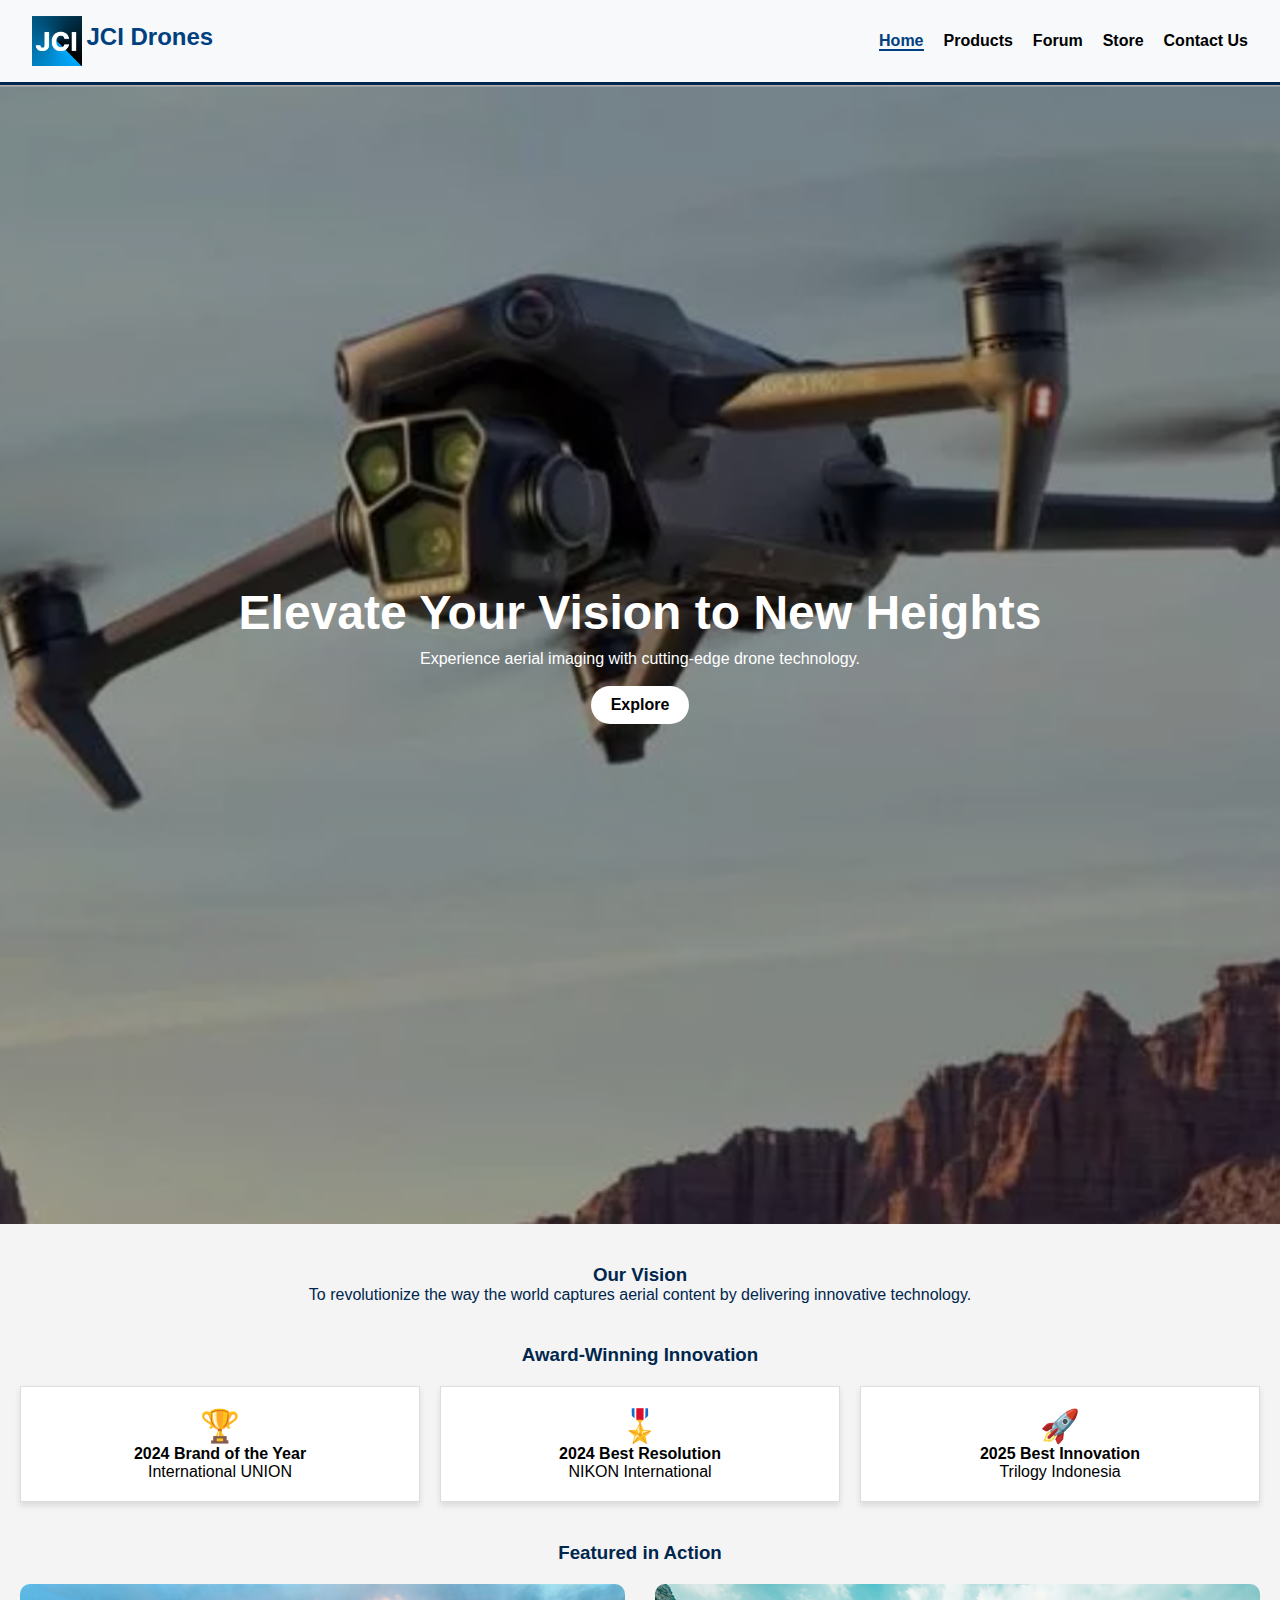
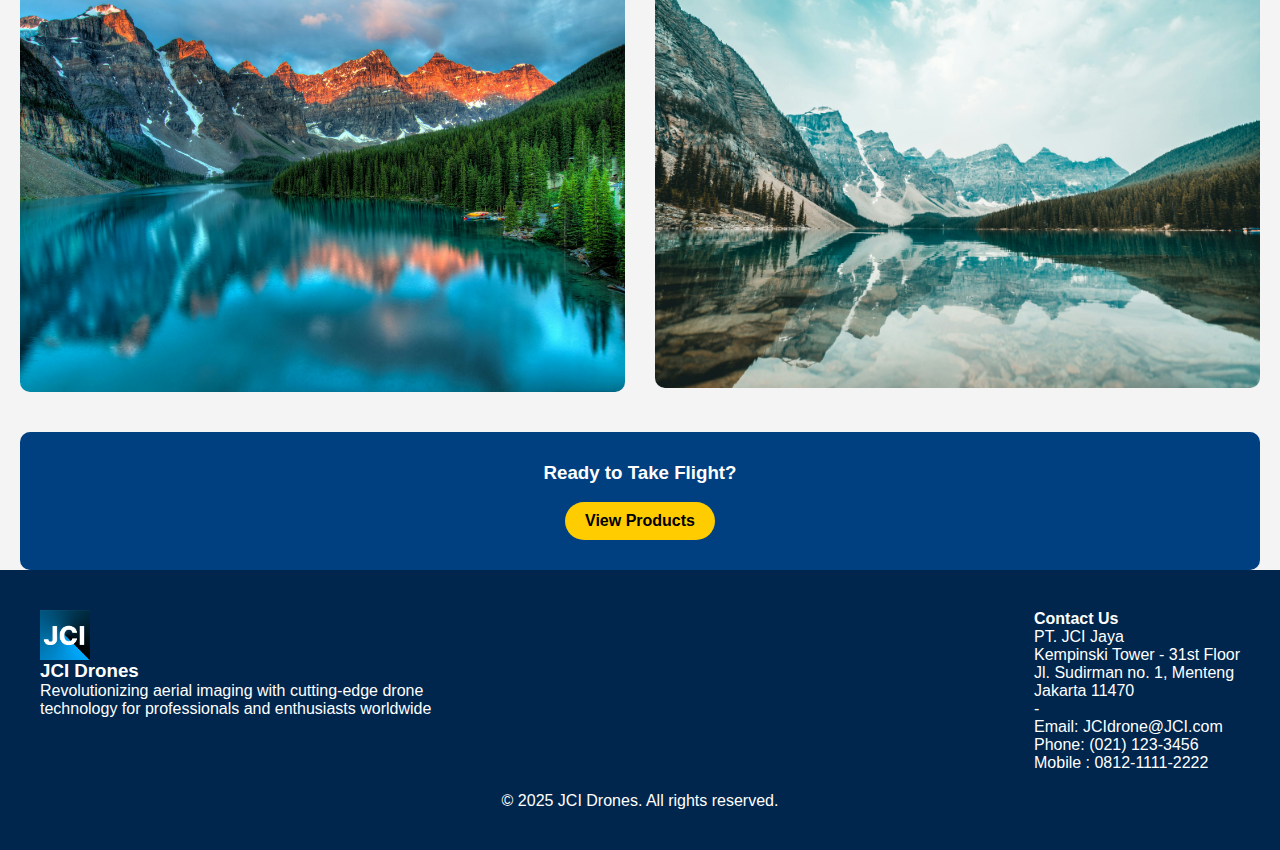
<file: index.html>
<!DOCTYPE html>
<html lang="en">
<head>
    <meta charset="UTF-8">
    <meta name="viewport" content="width=device-width, initial-scale=1.0">
    <title>JCI Drones | Home</title>
    <link rel="stylesheet" href="css/style.css">
</head>
<body>
    <header>
        <div class="logo">
            <img src="./assets/logo.png" alt="JCI Logo" style="vertical-align: middle;">
            <span style="font-weight:bold; color:var(--primary-blue); font-size:1.5rem;">JCI Drones</span>
        </div>
        <nav>
            <ul>
                <li><a href="index.html" class="active">Home</a></li>
                <li><a href="products.html">Products</a></li>
                <li><a href="forum.html">Forum</a></li>
                <li><a href="store.html">Store</a></li>
                <li><a href="contact.html">Contact Us</a></li>
            </ul>
        </nav>
    </header>

    <main>
        <section class="hero">
            <h2>Elevate Your Vision to New Heights</h2>
            <p>Experience aerial imaging with cutting-edge drone technology.</p>
            <br>
            <a href="#target-vision" class="btn btn-white" style="background:white; color:black;">Explore</a>
        </section>

        <div class="container" id="target-vision">
            <section class="section-title">
                <h3>Our Vision</h3>
                <p>To revolutionize the way the world captures aerial content by delivering innovative technology.</p>
            </section>

            <h3 class="section-title">Award-Winning Innovation</h3>
            <div class="awards-grid">
                <div class="award-card">
                    <div style="font-size: 2rem;">🏆</div>
                    <h4>2024 Brand of the Year</h4>
                    <p>International UNION</p>
                </div>
                <div class="award-card">
                    <div style="font-size: 2rem;">🎖️</div>
                    <h4>2024 Best Resolution</h4>
                    <p>NIKON International</p>
                </div>
                <div class="award-card">
                    <div style="font-size: 2rem;">🚀</div>
                    <h4>2025 Best Innovation</h4>
                    <p>Trilogy Indonesia</p>
                </div>
            </div>

            <h3 class="section-title">Featured in Action</h3>
            <div class="product-grid" style="grid-template-columns: 1fr 1fr;">
                <img src="./assets/alam1.jpg" alt="Nature" style="width:100%; border-radius:10px;">
                <img src="./assets/alam2.jpeg" alt="Cinema" style="width:100%; border-radius:10px;">
            </div>

            <div style="text-align: center; margin-top: 40px; background: var(--primary-blue); padding: 30px; border-radius: 10px; color: white;">
                <h3>Ready to Take Flight?</h3>
                <br>
                <a href="products.html" class="btn btn-yellow">View Products</a>
            </div>
        </div>
    </main>

    <footer>
        <div class="footer-content">
            <div class="logo">
                <img src="/assets/logo.png" alt="JCI Logo" style="vertical-align: middle;">
                <h3>JCI Drones</h3>
                <p>Revolutionizing aerial imaging with cutting-edge drone</p>
                <p>technology for professionals and enthusiasts worldwide</p>
            </div>
            <div class="contact-info">
                <h4>Contact Us</h4>
                <p>PT. JCI Jaya</p>
                <p>Kempinski Tower - 31st Floor</p>
                <p>Jl. Sudirman no. 1,  Menteng</p>
                <p>Jakarta 11470</p>
                <p>-</p>
                <p>Email: JCIdrone@JCI.com</p>
                <p>Phone: (021) 123-3456</p>
                <p>Mobile : 0812-1111-2222</p>
            </div>
        </div>
        <div style="text-align: center; margin-top: 20px;">&copy; 2025 JCI Drones. All rights reserved.</div>
    </footer>
</body>
</html>
</file>
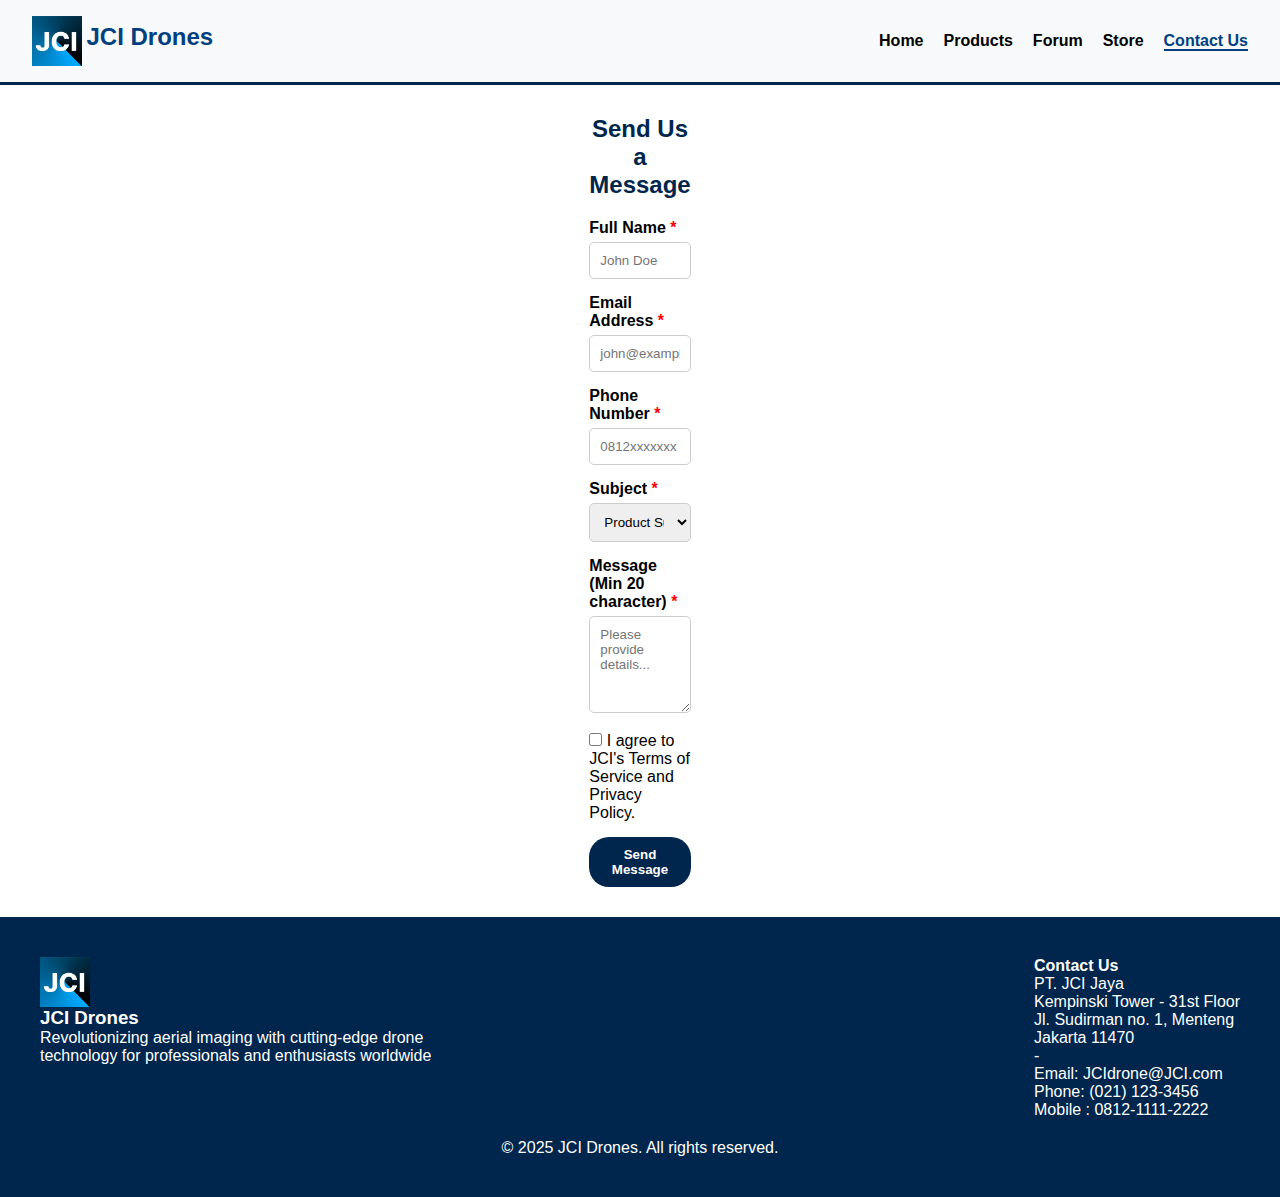
<file: contact.html>
<!DOCTYPE html>
<html lang="en">
<head>
    <meta charset="UTF-8">
    <meta name="viewport" content="width=device-width, initial-scale=1.0">
    <title>JCI Drones | Contact Us</title>
    <link rel="stylesheet" href="css/style.css">
</head>
<body>
    <header>
        <div class="logo">
            <img src="/assets/logo.png" alt="JCI Logo" style="vertical-align: middle;">
            <span style="font-weight:bold; color:var(--primary-blue); font-size:1.5rem;">JCI Drones</span>
        </div>
        <nav>
            <ul>
                <li><a href="index.html">Home</a></li>
                <li><a href="products.html">Products</a></li>
                <li><a href="forum.html">Forum</a></li>
                <li><a href="store.html">Store</a></li>
                <li><a href="contact.html" class="active">Contact Us</a></li>
            </ul>
        </nav>
    </header>

    <main style="background: linear-gradient(#66b3ff, #004080); min-height: 80vh; display: flex; align-items: center; justify-content: center;">
        
        <div class="contact-form">
            <h2 style="text-align: center; color: var(--dark-blue); margin-bottom: 20px;">Send Us a Message</h2>
            
            <form id="contactForm" onsubmit="validateForm(event)">
                <div class="form-group">
                    <label for="name">Full Name <span style="color:red">*</span></label>
                    <input type="text" id="name" class="form-control" placeholder="John Doe">
                    <div id="err-name" class="error-msg"></div>
                </div>

                <div class="form-group">
                    <label for="email">Email Address <span style="color:red">*</span></label>
                    <input type="text" id="email" class="form-control" placeholder="john@example.com">
                    <div id="err-email" class="error-msg"></div>
                </div>

                <div class="form-group">
                    <label for="phone">Phone Number <span style="color:red">*</span></label>
                    <input type="text" id="phone" class="form-control" placeholder="0812xxxxxxx">
                    <div id="err-phone" class="error-msg"></div>
                </div>

                <div class="form-group">
                    <label for="subject">Subject <span style="color:red">*</span></label>
                    <select id="subject" class="form-control">
                        <option value="support">Product Support</option>
                        <option value="sales">Sales Inquiry</option>
                        <option value="other">Other</option>
                    </select>
                </div>

                <div class="form-group">
                    <label for="message">Message (Min 20 character) <span style="color:red">*</span></label>
                    <textarea id="message" class="form-control" rows="5" placeholder="Please provide details..."></textarea>
                    <div id="err-message" class="error-msg"></div>
                </div>

                <div class="form-group">
                    <input type="checkbox" id="tos">
                    <label for="tos" style="display:inline; font-weight: normal;">I agree to JCI's Terms of Service and Privacy Policy.</label>
                    <div id="err-tos" class="error-msg"></div>
                </div>

                <button type="submit" class="btn btn-primary" style="width: 100%;">Send Message</button>
            </form>
        </div>

    </main>

    <footer>
        <div class="footer-content">
            <div class="logo">
                <img src="/assets/logo.png" alt="JCI Logo" style="vertical-align: middle;">
                <h3>JCI Drones</h3>
                <p>Revolutionizing aerial imaging with cutting-edge drone</p>
                <p>technology for professionals and enthusiasts worldwide</p>
            </div>
            <div class="contact-info">
                <h4>Contact Us</h4>
                <p>PT. JCI Jaya</p>
                <p>Kempinski Tower - 31st Floor</p>
                <p>Jl. Sudirman no. 1,  Menteng</p>
                <p>Jakarta 11470</p>
                <p>-</p>
                <p>Email: JCIdrone@JCI.com</p>
                <p>Phone: (021) 123-3456</p>
                <p>Mobile : 0812-1111-2222</p>
            </div>
        </div>
        <div style="text-align: center; margin-top: 20px;">&copy; 2025 JCI Drones. All rights reserved.</div>
    </footer>

    <script src="js/script.js"></script>
</body>
</html>
</file>
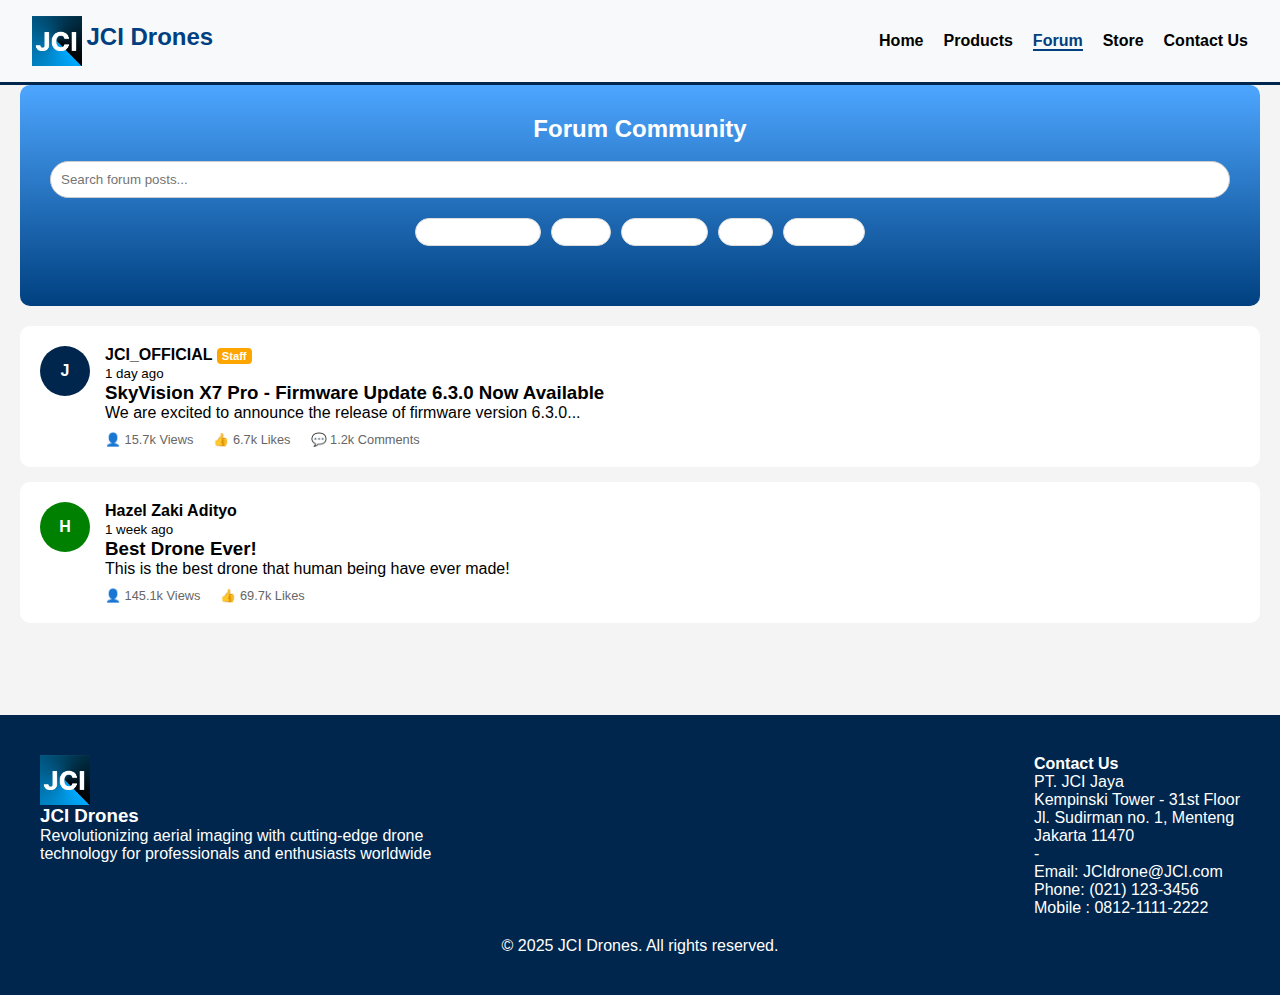
<file: forum.html>
<!DOCTYPE html>
<html lang="en">
<head>
    <meta charset="UTF-8">
    <meta name="viewport" content="width=device-width, initial-scale=1.0">
    <title>JCI Drones | Forum</title>
    <link rel="stylesheet" href="css/style.css">
</head>
<body>
    <header>
        <div class="logo">
            <img src="/assets/logo.png" alt="JCI Logo" style="vertical-align: middle;">
            <span style="font-weight:bold; color:var(--primary-blue); font-size:1.5rem;">JCI Drones</span>
        </div>
        <nav>
            <ul>
                <li><a href="index.html">Home</a></li>
                <li><a href="products.html">Products</a></li>
                <li><a href="forum.html" class="active">Forum</a></li>
                <li><a href="store.html">Store</a></li>
                <li><a href="contact.html">Contact Us</a></li>
            </ul>
        </nav>
    </header>

    <main class="container">
        <div style="background: linear-gradient(#4da6ff, #004080); padding: 30px; border-radius: 10px; text-align: center; color: white; margin-bottom: 20px;">
            <h2>Forum Community</h2>
            <br>
            <input type="text" class="search-bar" placeholder="Search forum posts...">
            
            <div class="tags">
                <span class="tag">Trending Topic</span>
                <span class="tag">New</span>
                <span class="tag">Tutorials</span>
                <span class="tag">Hot</span>
                <span class="tag">Support</span>
            </div>
        </div>

        <div class="forum-post">
            <div class="avatar">J</div>
            <div class="post-content">
                <h4>JCI_OFFICIAL <span style="background:orange; padding:2px 5px; font-size:0.7rem; border-radius:4px; color:white;">Staff</span></h4>
                <small>1 day ago</small>
                <h3>SkyVision X7 Pro - Firmware Update 6.3.0 Now Available</h3>
                <p>We are excited to announce the release of firmware version 6.3.0...</p>
                <div class="post-stats">
                    <span>👤 15.7k Views</span>
                    <span>👍 6.7k Likes</span>
                    <span>💬 1.2k Comments</span>
                </div>
            </div>
        </div>

        <div class="forum-post">
            <div class="avatar" style="background: green;">H</div>
            <div class="post-content">
                <h4>Hazel Zaki Adityo</h4>
                <small>1 week ago</small>
                <h3>Best Drone Ever!</h3>
                <p>This is the best drone that human being have ever made!</p>
                <div class="post-stats">
                    <span>👤 145.1k Views</span>
                    <span>👍 69.7k Likes</span>
                </div>
            </div>
        </div>
    </main>

    <footer>
        <div class="footer-content">
            <div class="logo">
                <img src="/assets/logo.png" alt="JCI Logo" style="vertical-align: middle;">
                <h3>JCI Drones</h3>
                <p>Revolutionizing aerial imaging with cutting-edge drone</p>
                <p>technology for professionals and enthusiasts worldwide</p>
            </div>
            <div class="contact-info">
                <h4>Contact Us</h4>
                <p>PT. JCI Jaya</p>
                <p>Kempinski Tower - 31st Floor</p>
                <p>Jl. Sudirman no. 1,  Menteng</p>
                <p>Jakarta 11470</p>
                <p>-</p>
                <p>Email: JCIdrone@JCI.com</p>
                <p>Phone: (021) 123-3456</p>
                <p>Mobile : 0812-1111-2222</p>
            </div>
        </div>
        <div style="text-align: center; margin-top: 20px;">&copy; 2025 JCI Drones. All rights reserved.</div>
    </footer>
</body>
</html>
</file>
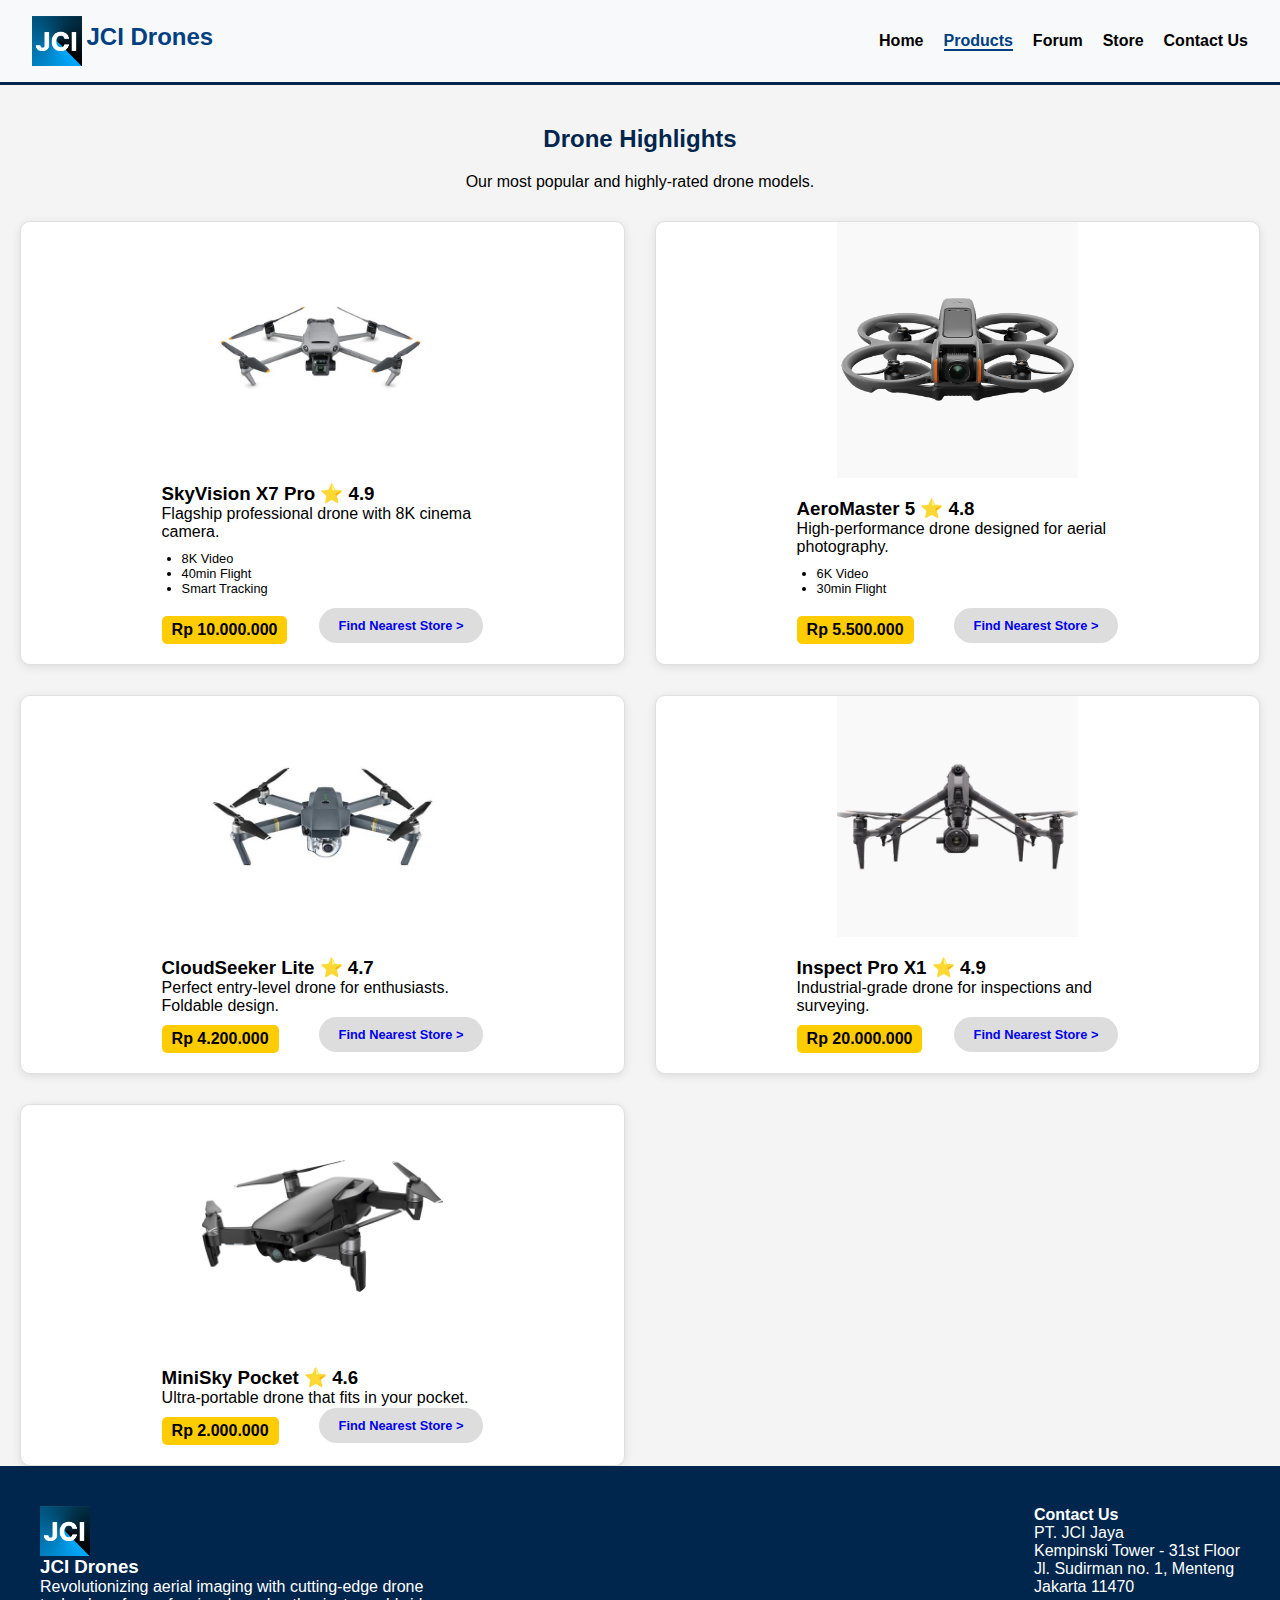
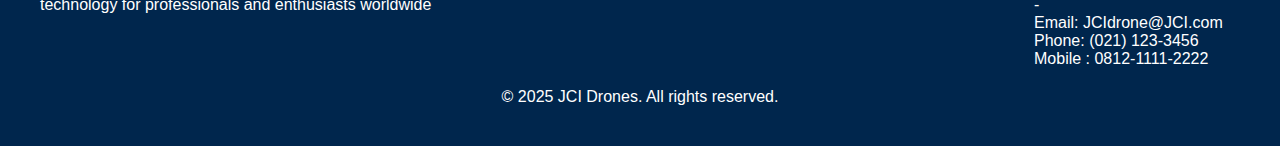
<file: products.html>
<!DOCTYPE html>
<html lang="en">
<head>
    <meta charset="UTF-8">
    <meta name="viewport" content="width=device-width, initial-scale=1.0">
    <title>JCI Drones | Products</title>
    <link rel="stylesheet" href="css/style.css">
</head>
<body>
    <header>
        <div class="logo">
            <img src="./assets/logo.png" alt="JCI Logo" style="vertical-align: middle;">
            <span style="font-weight:bold; color:var(--primary-blue); font-size:1.5rem;">JCI Drones</span>
        </div>
        <nav>
            <ul>
                <li><a href="index.html">Home</a></li>
                <li><a href="products.html" class="active">Products</a></li>
                <li><a href="forum.html">Forum</a></li>
                <li><a href="store.html">Store</a></li>
                <li><a href="contact.html">Contact Us</a></li>
            </ul>
        </nav>
    </header>

    <main class="container">
        <h2 class="section-title">Drone Highlights</h2>
        <p style="text-align: center; margin-bottom: 30px;">Our most popular and highly-rated drone models.</p>

        <div class="product-grid">
            <div class="product-card">
                <img src="./assets/drone1.jpg" alt="SkyVision X7">
                <div class="product-info">
                    <h3>SkyVision X7 Pro ⭐ 4.9</h3>
                    <p>Flagship professional drone with 8K cinema camera.</p>
                    <ul style="margin: 10px 0 10px 20px; font-size: 0.8rem;">
                        <li>8K Video</li>
                        <li>40min Flight</li>
                        <li>Smart Tracking</li>
                    </ul>
                    <div style="display: flex; justify-content: space-between; align-items: center;">
                        <span class="price-tag">Rp 10.000.000</span>
                        <a href="store.html" class="btn" style="background:#ddd; font-size: 0.8rem;">Find Nearest Store ></a>
                    </div>
                </div>
            </div>

            <div class="product-card">
                <img src="./assets/drone2.png" alt="AeroMaster">
                <div class="product-info">
                    <h3>AeroMaster 5 ⭐ 4.8</h3>
                    <p>High-performance drone designed for aerial photography.</p>
                    <ul style="margin: 10px 0 10px 20px; font-size: 0.8rem;">
                        <li>6K Video</li>
                        <li>30min Flight</li>
                    </ul>
                    <div style="display: flex; justify-content: space-between; align-items: center;">
                        <span class="price-tag">Rp 5.500.000</span>
                        <a href="store.html" class="btn" style="background:#ddd; font-size: 0.8rem;">Find Nearest Store ></a>
                    </div>
                </div>
            </div>

            <div class="product-card">
                <img src="./assets/drone3.jpg" alt="CloudSeeker">
                <div class="product-info">
                    <h3>CloudSeeker Lite ⭐ 4.7</h3>
                    <p>Perfect entry-level drone for enthusiasts. Foldable design.</p>
                    <div style="display: flex; justify-content: space-between; align-items: center; margin-top: auto;">
                        <span class="price-tag">Rp 4.200.000</span>
                        <a href="store.html" class="btn" style="background:#ddd; font-size: 0.8rem;">Find Nearest Store ></a>
                    </div>
                </div>
            </div>
             <div class="product-card">
                <img src="./assets/drone4.png" alt="Inspect Pro">
                <div class="product-info">
                    <h3>Inspect Pro X1 ⭐ 4.9</h3>
                    <p>Industrial-grade drone for inspections and surveying.</p>
                    <div style="display: flex; justify-content: space-between; align-items: center; margin-top: auto;">
                        <span class="price-tag">Rp 20.000.000</span>
                        <a href="store.html" class="btn" style="background:#ddd; font-size: 0.8rem;">Find Nearest Store ></a>
                    </div>
                </div>
            </div>
             <div class="product-card">
                <img src="./assets/drone5.jpg" alt="MiniSky">
                <div class="product-info">
                    <h3>MiniSky Pocket ⭐ 4.6</h3>
                    <p>Ultra-portable drone that fits in your pocket.</p>
                    <div style="display: flex; justify-content: space-between; align-items: center; margin-top: auto;">
                        <span class="price-tag">Rp 2.000.000</span>
                        <a href="store.html" class="btn" style="background:#ddd; font-size: 0.8rem;">Find Nearest Store ></a>
                    </div>
                </div>
            </div>
        </div>
    </main>

    <footer>
        <div class="footer-content">
            <div class="logo">
                <img src="./assets/logo.png" alt="JCI Logo" style="vertical-align: middle;">
                <h3>JCI Drones</h3>
                <p>Revolutionizing aerial imaging with cutting-edge drone</p>
                <p>technology for professionals and enthusiasts worldwide</p>
            </div>
            <div class="contact-info">
                <h4>Contact Us</h4>
                <p>PT. JCI Jaya</p>
                <p>Kempinski Tower - 31st Floor</p>
                <p>Jl. Sudirman no. 1,  Menteng</p>
                <p>Jakarta 11470</p>
                <p>-</p>
                <p>Email: JCIdrone@JCI.com</p>
                <p>Phone: (021) 123-3456</p>
                <p>Mobile : 0812-1111-2222</p>
            </div>
        </div>
        <div style="text-align: center; margin-top: 20px;">&copy; 2025 JCI Drones. All rights reserved.</div>
    </footer>
</body>
</html>
</file>
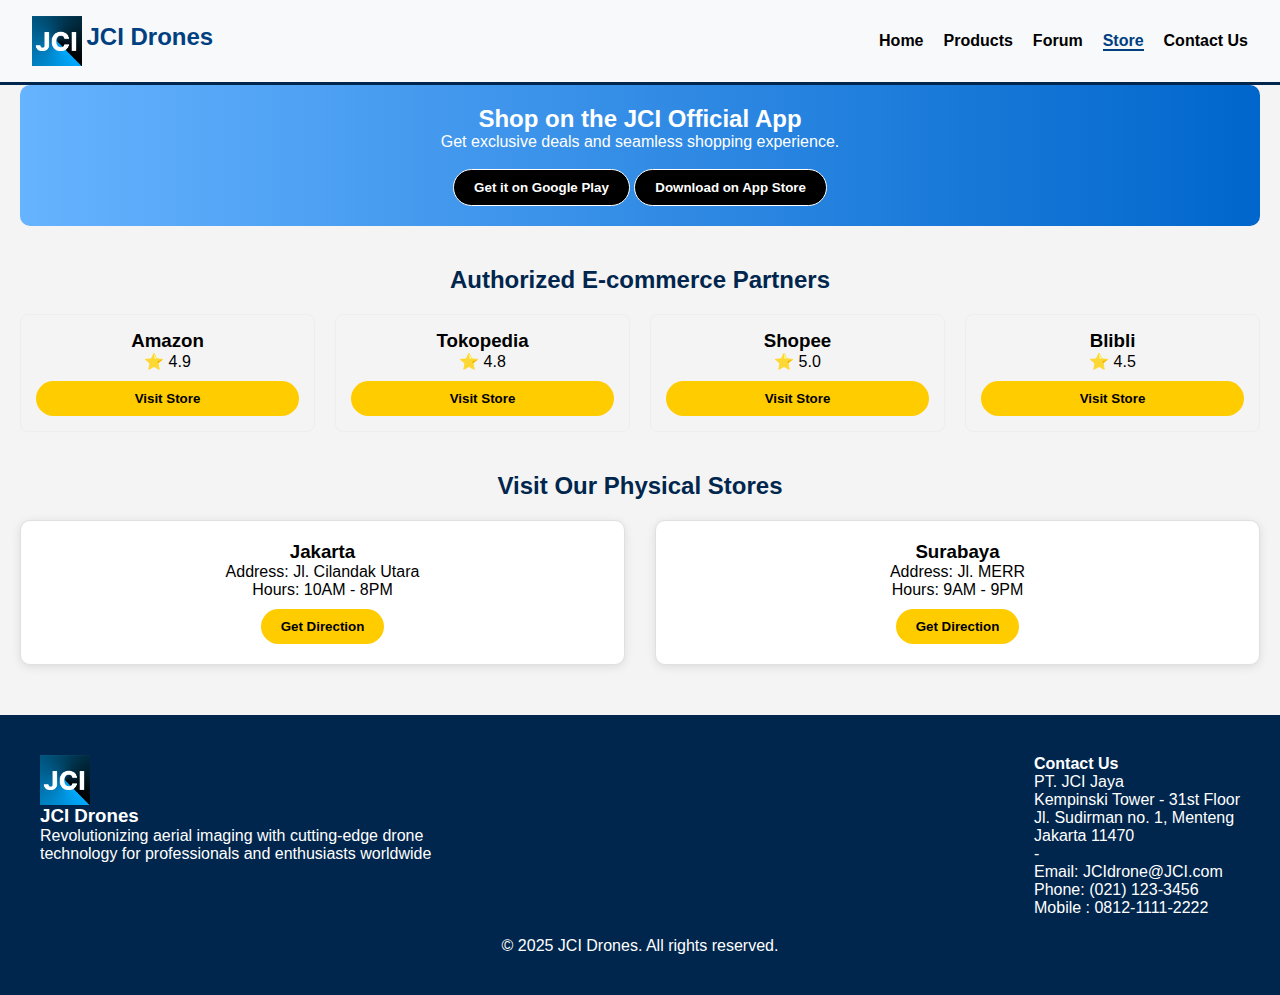
<file: store.html>
<!DOCTYPE html>
<html lang="en">
<head>
    <meta charset="UTF-8">
    <meta name="viewport" content="width=device-width, initial-scale=1.0">
    <title>JCI Drones | Store</title>
    <link rel="stylesheet" href="css/style.css">
</head>
<body>
    <header>
        <div class="logo">
            <img src="/assets/logo.png" alt="JCI Logo" style="vertical-align: middle;">
            <span style="font-weight:bold; color:var(--primary-blue); font-size:1.5rem;">JCI Drones</span>
        </div>
        <nav>
            <ul>
                <li><a href="index.html">Home</a></li>
                <li><a href="products.html">Products</a></li>
                <li><a href="forum.html">Forum</a></li>
                <li><a href="store.html" class="active">Store</a></li>
                <li><a href="contact.html">Contact Us</a></li>
            </ul>
        </nav>
    </header>

    <main class="container">
        <section class="store-section" style="background: linear-gradient(to right, #66b3ff, #0066cc); color: white;">
            <h2>Shop on the JCI Official App</h2>
            <p>Get exclusive deals and seamless shopping experience.</p>
            <br>
            <button class="btn btn-white" style="background:black; color:white; border: 1px solid white;">Get it on Google Play</button>
            <button class="btn btn-white" style="background:black; color:white; border: 1px solid white;">Download on App Store</button>
        </section>

        <h2 class="section-title">Authorized E-commerce Partners</h2>
        <div class="partner-grid">
            <div class="partner-card" style="text-align: center;">
                <h3>Amazon</h3>
                <p>⭐ 4.9</p>
                <button class="btn btn-yellow" style="width: 100%; margin-top: 10px;">Visit Store</button>
            </div>
            <div class="partner-card" style="text-align: center;">
                <h3>Tokopedia</h3>
                <p>⭐ 4.8</p>
                <button class="btn btn-yellow" style="width: 100%; margin-top: 10px;">Visit Store</button>
            </div>
            <div class="partner-card" style="text-align: center;">
                <h3>Shopee</h3>
                <p>⭐ 5.0</p>
                <button class="btn btn-yellow" style="width: 100%; margin-top: 10px;">Visit Store</button>
            </div>
            <div class="partner-card" style="text-align: center;">
                <h3>Blibli</h3>
                <p>⭐ 4.5</p>
                <button class="btn btn-yellow" style="width: 100%; margin-top: 10px;">Visit Store</button>
            </div>
        </div>

        <h2 class="section-title">Visit Our Physical Stores</h2>
        <div class="product-grid" style="grid-template-columns: 1fr 1fr;">
            <div class="product-card" style="padding: 20px;">
                <h3>Jakarta</h3>
                <h3></h3>
                <p>Address: Jl. Cilandak Utara</p>
                <p>Hours: 10AM - 8PM</p>
                <button class="btn btn-yellow" style="margin-top: 10px;">Get Direction</button>
            </div>
            <div class="product-card" style="padding: 20px;">
                <h3>Surabaya</h3>
                <p>Address: Jl. MERR</p>
                <p>Hours: 9AM - 9PM</p>
                <button class="btn btn-yellow" style="margin-top: 10px;">Get Direction</button>
            </div>
        </div>
    </main>

    <footer>
        <div class="footer-content">
            <div class="logo">
                <img src="/assets/logo.png" alt="JCI Logo" style="vertical-align: middle;">
                <h3>JCI Drones</h3>
                <p>Revolutionizing aerial imaging with cutting-edge drone</p>
                <p>technology for professionals and enthusiasts worldwide</p>
            </div>
            <div class="contact-info">
                <h4>Contact Us</h4>
                <p>PT. JCI Jaya</p>
                <p>Kempinski Tower - 31st Floor</p>
                <p>Jl. Sudirman no. 1,  Menteng</p>
                <p>Jakarta 11470</p>
                <p>-</p>
                <p>Email: JCIdrone@JCI.com</p>
                <p>Phone: (021) 123-3456</p>
                <p>Mobile : 0812-1111-2222</p>
            </div>
        </div>
        <div style="text-align: center; margin-top: 20px;">&copy; 2025 JCI Drones. All rights reserved.</div>
    </footer>
</body>
</html>
</file>
<file: css/style.css>
html {
    scroll-behavior: smooth;
}

:root {
    --primary-blue: #004080;
    --dark-blue: #00264d;
    --light-blue: #e6f0ff;
    --accent-yellow: #ffcc00; 
    --white: #ffffff;
}

* {
    margin: 0;
    padding: 0;
    box-sizing: border-box;
    font-family: 'Segoe UI', Tahoma, Geneva, Verdana, sans-serif;
}

body {
    background-color: #f4f4f4;
    color: var(--text-dark);
    display: flex;
    flex-direction: column;
    min-height: 100vh;
    margin: 0;
    padding: 0;
    width: 100%;
}


header {
    background-color: #f8f9fa;
    padding: 1rem 2rem;
    display: flex;
    justify-content: space-between;
    align-items: center;
    border-bottom: 3px solid var(--dark-blue);
    position: sticky;
    top: 0;
    z-index: 1000;
}

.logo img {
    height: 50px;
    width: auto;
    object-fit: contain;
}

.logo h1 {
    color: var(--primary-blue);
    font-weight: 800;
}

nav ul {
    display: flex;
    list-style: none;
    gap: 20px;
}

nav a {
    text-decoration: none;
    color: var(--text-dark);
    font-weight: 600;
    font-size: 1rem;
    transition: color 0.3s;
}

nav a:hover, nav a.active {
    color: var(--primary-blue);
    border-bottom: 2px solid var(--primary-blue); 
}


main {
    flex: 1;
}

.container {
    max-width: 2000px;
    margin: 40 auto;
    padding: 0 20px;
    min-height: 70vh;
}

.btn {
    padding: 10px 20px;
    border: none;
    border-radius: 20px;
    cursor: pointer;
    font-weight: bold;
    text-decoration: none;
    display: inline-block;
    transition: 0.3s;
}

.btn-primary {
    background-color: var(--dark-blue);
    color: var(--white);
}

.btn-yellow {
    background-color: var(--accent-yellow);
    color: #000;
}


.hero {
    background: linear-gradient(rgba(0,0,0,0.3), rgba(0,0,0,0.3)), url('/assets/dronehome.png');
    background-size: cover;
    background-position: center;
    color: white;
    text-align: center;
    padding: 500px 20px;
    
}

.hero h2 { font-size: 3rem; margin-bottom: 10px; }

.section-title {
    text-align: center;
    margin: 40px 0 20px;
    color: var(--dark-blue);
}

.awards-grid {
    display: grid;
    grid-template-columns: repeat(auto-fit, minmax(250px, 1fr));
    gap: 20px;
    margin-bottom: 40px;
}

.award-card {
    background: white;
    padding: 20px;
    text-align: center;
    border: 1px solid #ddd;
    box-shadow: 0 4px 6px rgba(0,0,0,0.1);
}


.product-grid {
    display: grid;
    
    grid-template-columns: 1fr 1fr; 
    gap: 30px;
}


.product-card {
    background: white;
    border-radius: 10px;
    overflow: hidden;
    box-shadow: 0 2px 10px rgba(0,0,0,0.1);
    display: flex;
    flex-direction: column; 
    align-items: center; 
    border: 1px solid #e0e0e0;
    
}

.product-card img {
    width: 40%;  
    height: 100%; 
    object-fit: cover; 
    background-color: #f9f9f9; 
}

.product-info {
    padding: 20px;
    width: 60%;
    display: flex;
    flex-direction: column;
    justify-content: center;
}

@media screen and (max-width: 768px) {
    .product-grid {
        grid-template-columns: 1fr; 
    }

    .product-card {
        flex-direction: column;
    }

    .product-card img, 
    .product-info {
        width: 100%; 
    }
}
.price-tag {
    background-color: var(--accent-yellow);
    padding: 5px 10px;
    border-radius: 5px;
    font-weight: bold;
    display: inline-block;
    margin-top: 10px;
}

.search-bar { width: 100%; padding: 10px; margin-bottom: 20px; border-radius: 20px; border: 1px solid #ccc; }
.tags { display: flex; flex-wrap: wrap; gap: 10px; margin-bottom: 30px; justify-content: center; }
.tag { background: white; padding: 5px 15px; border-radius: 20px; font-size: 0.9rem; cursor: pointer; border: 1px solid #ddd; }

.forum-post {
    background: white;
    padding: 20px;
    margin-bottom: 15px;
    border-radius: 10px;
    display: flex;
    gap: 15px;
    align-items: start;
}
.avatar { width: 50px; height: 50px; background: var(--dark-blue); color: white; border-radius: 50%; display: flex; align-items: center; justify-content: center; font-weight: bold; }
.post-content { flex: 1; }
.post-stats { display: flex; gap: 20px; margin-top: 10px; font-size: 0.8rem; color: #666; }

.store-section { background: white; padding: 20px; margin-bottom: 30px; border-radius: 10px; text-align: center; }






.partner-grid { display: grid; grid-template-columns: repeat(auto-fit, minmax(150px, 1fr)); gap: 20px; }
.partner-card { border: 1px solid #eee; padding: 15px; border-radius: 8px; }

.contact-form {
    background: white;
    padding: 30px 600px;
    max-width: 1500px;
    margin: 0 auto;
    border-radius: 10px;
    box-shadow: 0 4px 15px rgba(0,0,0,0.1);
}
.form-group { 
    margin-bottom: 15px; 
    padding: 0px ;
    


}
.form-group label { 
    display: block; 
    margin-bottom: 5px; 
    font-weight: bold; 
}

.form-control { 
    width: 100%; 
    padding: 10px; 
    max-width: 1000px;
    border: 1px solid #ccc; 
    border-radius: 5px; }


.error-msg { color: red; font-size: 0.8rem; display: none; margin-top: 5px; }

footer {
    background-color: var(--dark-blue);
    color: white;
    padding: 40px 20px;
    margin-top: auto;
}
.footer-content {
    display: flex;
    justify-content: space-between;
    flex-wrap: wrap;
    max-width: 1200px;
    margin: 0 auto;
}

@media screen and (max-width: 768px) {
    header { flex-direction: column; gap: 10px; }
    nav ul { gap: 10px; font-size: 0.9rem; }
    .hero h2 { font-size: 2rem; }
}

@media screen and (max-width: 600px) {
    nav ul { flex-direction: column; align-items: center; }
    .product-grid { grid-template-columns: 1fr; }
}
</file>
